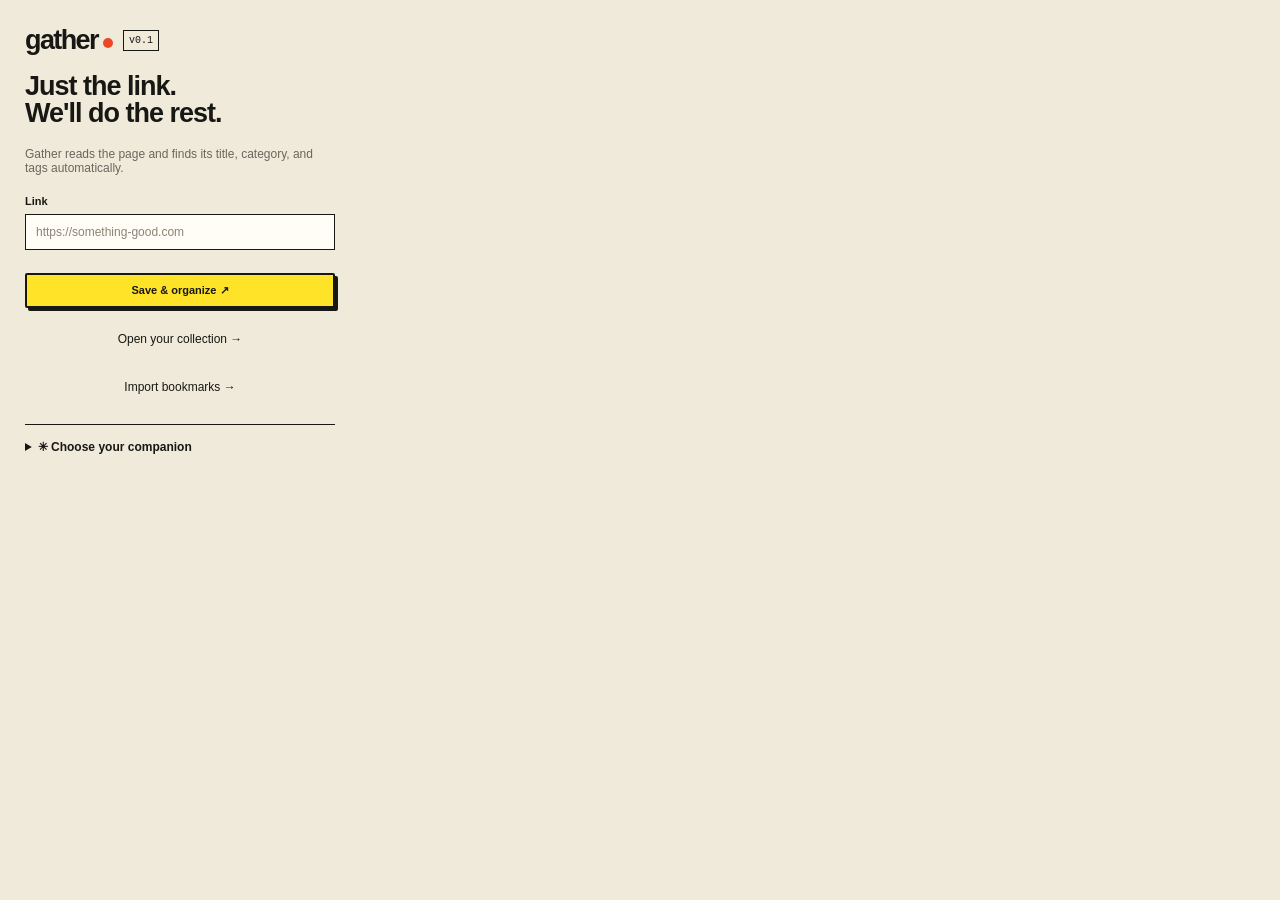
<file: popup.html>
<!doctype html><html lang="en"><head><meta charset="utf-8"><meta name="viewport" content="width=device-width,initial-scale=1"><title>Save to Gather v0.1</title><link rel="stylesheet" href="styles.css"></head><body class="popup-body"><div class="brand"><span class="brand-icon">g</span>gather<span class="release-version">v0.1</span></div><h2>Just the link.<br>We'll do the rest.</h2><p>Gather reads the page and finds its title, category, and tags automatically.</p><form id="capture-form"><label>Link<input type="url" id="capture-url" placeholder="https://something-good.com" required></label><p id="capture-message" role="status" aria-live="polite"></p><button class="primary" type="submit">Save & organize ↗</button></form><button id="open-library" class="utility">Open your collection →</button><button id="open-bookmarks" class="utility">Import bookmarks →</button><details class="popup-companion"><summary>✳ Choose your companion</summary><div id="companion-settings"></div></details><script src="storage.js"></script><script src="page-analysis.js"></script><script src="popup.js"></script><script src="companion-model.js"></script><script src="companion-ui.js"></script></body></html>
</file>
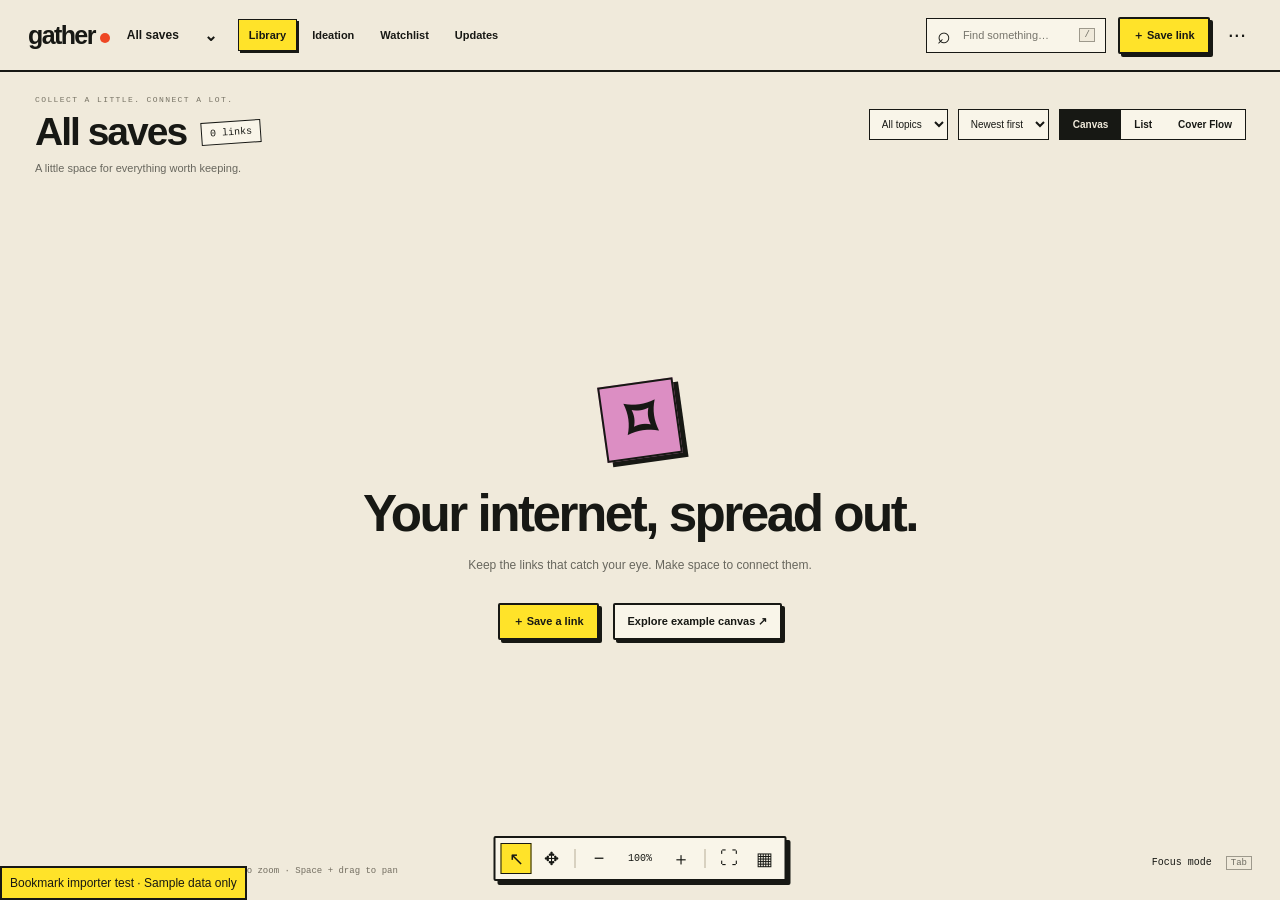
<file: tests/bookmark-ui-fixture.html>
<!doctype html>
<html lang="en"><head><base href="/"><meta charset="UTF-8"><meta name="viewport" content="width=device-width,initial-scale=1"><title>Gather — canvas</title><link rel="stylesheet" href="styles.css"></head><body><div style="position:fixed;bottom:0;left:0;z-index:100000;background:#ffe329;border:2px solid #171814;padding:8px;font:12px Arial">Bookmark importer test · Sample data only</div>
<header class="topbar"><a class="brand" href="index.html"><span class="brand-icon">g</span>gather<span class="beta">CANVAS</span></a><span class="header-divider"></span><button class="board-picker" id="workspace-toggle" aria-expanded="false">All saves <span>⌄</span></button><nav class="app-tabs" aria-label="Main navigation"><button class="active" data-section="library">Library</button><button data-section="ideation">Ideation</button><button data-section="watchlist">Watchlist</button><button data-section="updates">Updates <b id="updates-badge" hidden>0</b></button></nav><span class="save-indicator"><i></i> Saved locally</span><div class="header-right"><label class="search-box"><span>⌕</span><input id="search" type="search" placeholder="Find something…" aria-label="Search collection"><kbd>/</kbd></label><button class="primary" id="add-button">＋ <span>Save link</span></button><button class="icon-button" id="settings-toggle" aria-label="Collection settings" aria-expanded="false">···</button></div></header>
<aside id="library-reconnect" class="library-reconnect" role="alert" hidden><span><strong>Gather was reloaded.</strong> Reconnect this tab to see your saved links. Your collection stays in Chrome storage.</span><button class="primary" id="library-reload">Reconnect library ↻</button></aside>
<aside class="workspace-panel" id="workspace-panel" hidden><div class="panel-label">YOUR COLLECTION</div><nav><button class="nav-item" data-view="all">All saves <b id="all-count">0</b></button><button class="nav-item" data-view="inbox">Inbox <b id="inbox-count">0</b></button><button class="nav-item" data-view="favorites">Favorites <span>☆</span></button><button class="nav-item" data-view="boards">Project boards <span>↗</span></button></nav><div class="panel-label">WEBSITES</div><div id="category-nav"></div><div class="panel-label">PROJECT BOARDS <button data-action="new-board" aria-label="New board">＋</button></div><div id="board-nav"></div></aside>
<div id="settings-panel" class="settings-panel" hidden><button class="utility" id="bookmark-button">↧ Import Chrome bookmarks</button><button class="utility" id="companion-button">✳ Your companion</button><button class="utility" id="backup-button">↻ Backups</button><button class="utility" id="export-button">↥ Export library + screenshots</button><button class="utility" id="import-button">↧ Import collection</button><button class="utility" id="extension-help">↗ Set up Chrome extension</button><p>Private. Local. Yours.</p></div><input type="file" id="import-file" accept="application/json" hidden>
<main id="stage" aria-label="Link canvas"><div class="canvas-caption"><div class="caption-line"><span id="canvas-name">All saves</span><span id="results-count"></span></div><p id="canvas-subtitle">A little space for everything worth keeping.</p></div><div class="library-controls" id="library-controls"><select id="topic-filter" aria-label="Filter by topic"><option>All topics</option></select><select id="library-sort" aria-label="Sort saves"><option value="newest">Newest first</option><option value="oldest">Oldest first</option><option value="title">Title A–Z</option></select><label id="thumbnail-control" class="thumbnail-control" hidden>Thumbnails<select id="thumbnail-size" aria-label="List thumbnail size"><option value="small">Small</option><option value="medium">Medium</option><option value="large">Large</option></select></label><div class="mode-toggle"><button id="canvas-mode" class="active">Canvas</button><button id="list-mode">List</button><button id="cover-mode">Cover Flow</button></div></div><div id="world"></div><div id="library-list" hidden></div><section id="cover-flow" tabindex="0" aria-label="Cover Flow page previews" hidden></section><div id="workspace-page" hidden></div><div id="boards" hidden></div><div id="empty-state" hidden></div></main>
<aside id="inspector" hidden aria-label="Selected link details"></aside>
<div class="bottom-left"><span class="live-dot"></span><span id="stage-count">0 links</span><span class="bottom-separator">/</span><span id="interaction-hint">Drag to arrange · Scroll to zoom · Space + drag to pan</span></div>
<div class="canvas-toolbar"><button id="select-tool" class="tool active" title="Select and move (V)" aria-label="Select tool">↖</button><button id="pan-tool" class="tool" title="Pan canvas (H)" aria-label="Pan tool">✥</button><span class="toolbar-divider"></span><button id="zoom-out" class="tool" aria-label="Zoom out">−</button><button id="zoom-level" title="Reset zoom">100%</button><button id="zoom-in" class="tool" aria-label="Zoom in">＋</button><span class="toolbar-divider"></span><button id="fit-view" class="tool" title="Fit all (F)" aria-label="Fit all links">⛶</button><button id="arrange" class="tool" title="Arrange visible links" aria-label="Arrange links">▦</button></div>
<div class="bottom-right"><button id="focus-mode" class="quiet-button" title="Hide controls (Tab)">Focus mode <kbd>Tab</kbd></button></div>
<dialog id="snapshot-reader" class="snapshot-reader"><div class="snapshot-reader-heading"><h2 id="snapshot-reader-title">Page snapshot</h2><button class="icon-button" data-close="snapshot-reader" aria-label="Close snapshot">×</button></div><div class="snapshot-reader-tools"><button class="secondary" id="snapshot-zoom-out" aria-label="Zoom snapshot out">−</button><button class="secondary" id="snapshot-zoom-value" title="Read at original size">100%</button><button class="secondary" id="snapshot-zoom-in" aria-label="Zoom snapshot in">＋</button><button class="secondary" id="snapshot-fit">Fit snapshot</button><span>Zoom in to read; scroll to explore.</span></div><div id="snapshot-reader-frame" class="snapshot-reader-frame"><img id="snapshot-reader-image" alt="Saved page snapshot"></div></dialog><dialog id="workflow-dialog"><form id="workflow-form"><div class="modal-heading"><h2>Map an idea.</h2><button type="button" class="icon-button" data-close="workflow-dialog" aria-label="Close">×</button></div><label>Workflow name<input id="workflow-name" required maxlength="100" placeholder="Create a product video"></label><div class="modal-footer"><button class="primary">Create workflow ↗</button></div></form></dialog>
<dialog id="node-dialog"><form id="node-form"><div class="modal-heading"><h2 id="node-dialog-title">Give this step a purpose.</h2><button type="button" class="icon-button" data-close="node-dialog" aria-label="Close">×</button></div><input type="hidden" id="node-id"><label>Step name<input id="node-title" required maxlength="120" placeholder="Generate product shots"></label><label>What will you use it for?<textarea id="node-purpose" rows="3" maxlength="2000" placeholder="Use this model to turn the product brief into reference images."></textarea></label><div class="modal-footer"><button class="primary">Save step ↗</button></div></form></dialog>
<dialog id="edge-dialog"><form id="edge-form"><div class="modal-heading"><h2>Connect the steps.</h2><button type="button" class="icon-button" data-close="edge-dialog" aria-label="Close">×</button></div><label>From<select id="edge-from" required></select></label><label>To<select id="edge-to" required></select></label><label>What passes between them?<input id="edge-label" maxlength="100" placeholder="Reference images, script, video clips…"></label><p id="edge-error" role="status"></p><div class="modal-footer"><button class="primary">Connect →</button></div></form></dialog>
<dialog id="watch-dialog"><form id="watch-form"><div class="modal-heading"><h2>Keep an eye on it.</h2><button type="button" class="icon-button" data-close="watch-dialog" aria-label="Close">×</button></div><label>Page to watch<input id="watch-url" type="url" required placeholder="https://github.com/owner/model/releases"></label><label>Useful changes mention <span class="muted">(optional, comma separated)</span><input id="watch-keywords" maxlength="600" placeholder="video model, release, pricing"></label><label>Check every<select id="watch-interval"><option value="15">15 minutes</option><option value="60" selected>Hour</option><option value="360">6 hours</option><option value="1440">Day</option></select></label><p class="capture-hint">The first check establishes a baseline. Later content changes appear in Updates. Checks continue while the local Gather server is running.</p><p id="watch-error" role="status"></p><div class="modal-footer"><button class="primary">Start watching ↗</button></div></form></dialog>
<dialog id="board-add-dialog"><div class="modal-heading"><h2>Add to board</h2><button class="icon-button" data-close="board-add-dialog" aria-label="Close">×</button></div><div id="board-links" class="board-adder"></div></dialog>
<dialog id="save-dialog"><form id="save-form"><div class="modal-heading"><div><div class="eyebrow">ADD TO YOUR CORNER</div><h2 id="dialog-title">Save something good.</h2></div><button type="button" class="icon-button" data-close="save-dialog" aria-label="Close">×</button></div><input id="save-id" type="hidden"><label>Link<input id="save-url" type="url" required placeholder="https://something-worth-keeping.com"></label><div id="manual-fields" hidden><label>Title<input id="save-title" maxlength="160" placeholder="Give your find a name"></label><div class="form-columns"><label>General category<select id="save-category"></select></label><label>Status<select id="save-status"><option value="inbox">Inbox</option><option value="try">To try</option><option value="tried">Tried</option><option value="useful">Useful</option><option value="archived">Archived</option></select></label></div><label>Topic<input id="save-topic" maxlength="100" placeholder="Video generation, Image generation, Tutorials…"></label><label>Description<textarea id="save-description" rows="2" maxlength="1000" placeholder="What does it do?"></textarea></label><label>Why I saved this<textarea id="save-note" rows="2" maxlength="2000" placeholder="A little context for your future self…"></textarea></label><label>Tags <span class="muted">(comma separated)</span><input id="save-tags" placeholder="ai, inspiration, next project"></label><label>Source post <span class="muted">(optional)</span><input id="save-source" type="url" placeholder="Original Reddit or LinkedIn post URL"></label></div><p id="save-progress" class="capture-hint" role="status" aria-live="polite">Paste a link. Gather will read the page and organize it for you.</p><div class="modal-footer"><button type="button" class="secondary" data-close="save-dialog">Cancel</button><button class="primary" type="submit">Save & organize ↗</button></div></form></dialog>
<dialog id="bookmark-dialog" class="bookmark-dialog" aria-labelledby="bookmark-title"><div class="modal-heading"><div><div class="eyebrow">OLD FINDS. FRESH POSSIBILITIES.</div><h2 id="bookmark-title">Give your bookmarks<br>a second life.</h2></div><button class="icon-button" data-close="bookmark-dialog" aria-label="Close bookmark importer">×</button></div><p class="bookmark-intro">Bring your saved corners of the internet into Gather. Keep their folders, discover their topics, and give each link a proper preview.</p><p id="bookmark-browser-note" class="bookmark-browser-note" hidden>Open Gather through the Chrome extension to import your bookmarks. Reload the extension, then choose <strong>Import bookmarks</strong> in its popup. Your bookmarks stay in Chrome; Gather saves its own copy.</p><div class="bookmark-step"><span>01</span><div><h3>Pick your websites.</h3><p>Choose GitHub, Reddit, or any other site you want to rediscover.</p></div><button class="secondary" id="bookmark-load">Load Chrome bookmarks ↗</button></div><section id="bookmark-website-picker" hidden><div class="bookmark-website-heading"><label class="bookmark-all"><input type="checkbox" id="bookmark-sites-all" checked> All websites</label><input type="search" id="bookmark-site-search" aria-label="Find a bookmark website" placeholder="Find a website…"></div><div id="bookmark-websites" aria-label="Bookmark websites"></div><p class="capture-hint">Choose multiple sites, or click Only to import one website. Counts show unique links in the selected folders.</p></section><section id="bookmark-folder-picker" hidden><details><summary>Filter by bookmark folder <span class="muted">(optional)</span></summary><label class="bookmark-all"><input type="checkbox" id="bookmark-all" checked> All bookmark folders</label><div id="bookmark-folders"></div></details></section><div class="bookmark-step"><span>02</span><div><h3>Make them worth browsing.</h3><p>Links appear in your library first. Previews follow one page at a time.</p></div></div><label class="bookmark-capture-option"><input type="checkbox" id="bookmark-capture" checked><span><strong>Capture page snapshots & recognize topics</strong><small>Runs in an inactive background tab without changing your active page. Chrome may show a debugging notice while capturing. You can pause at any time.</small></span></label><div id="bookmark-summary" class="bookmark-summary"><div><strong>—</strong><span>new links</span></div><div><strong>—</strong><span>already saved</span></div><div><strong>—</strong><span>previews to capture</span></div></div><p id="bookmark-selection-note" class="capture-hint">Duplicates are combined. Existing snapshots are kept. Folder names become searchable tags.</p><section id="bookmark-progress" class="bookmark-progress" hidden><div class="eyebrow">YOUR CAPTURE QUEUE</div><h3 id="bookmark-progress-title"></h3><progress id="bookmark-progress-bar" max="1" value="0" aria-label="Bookmark snapshot progress"></progress><p id="bookmark-counts"></p><p id="bookmark-current"></p><div class="bookmark-queue-actions"><button class="secondary" id="bookmark-pause" hidden>Pause</button><button class="secondary" id="bookmark-resume" hidden>Resume</button><button class="secondary" id="bookmark-retry" hidden>Retry failed pages</button><button class="quiet-button" id="bookmark-stop" hidden>Stop queue</button></div><details id="bookmark-failures-section" hidden><summary>Pages needing review</summary><ul id="bookmark-failures"></ul></details></section><p id="bookmark-status" role="status" aria-live="polite"></p><div class="modal-footer"><button class="primary" id="bookmark-start" disabled>Import selected bookmarks ↗</button></div><p class="capture-hint">Login screens, blocked pages, redirects, and timeouts are left for review. Chrome bookmarks are never edited or deleted. If Chrome restarts, reopen this importer and choose Resume.</p></dialog>
<dialog id="companion-dialog" class="companion-dialog"><div class="modal-heading"><span class="eyebrow">YOUR COMPANION</span><button class="icon-button" data-close="companion-dialog" aria-label="Close companion settings">×</button></div><div id="companion-settings"></div></dialog>
<dialog id="backup-dialog" class="backup-dialog"><div class="modal-heading"><div><div class="eyebrow">KEEP YOUR FINDS SAFE</div><h2>Your backup corner.</h2></div><button class="icon-button" data-close="backup-dialog" aria-label="Close backups">×</button></div><p>Keep a copy of your links, snapshots, boards, and workflow maps in a folder you choose.</p><p id="backup-safety" class="backup-safety" role="status">Checking reinstall protection…</p><div id="backup-recovery" class="backup-recovery"></div><section class="backup-destination"><span class="eyebrow">BACKUP FOLDER</span><strong id="backup-folder">No folder selected</strong><button class="secondary" id="backup-choose">Choose folder ↗</button></section><label class="backup-switch"><input type="checkbox" id="backup-auto" checked> Back up automatically every 12 hours</label><div class="backup-times"><div><span>Last successful backup</span><strong id="backup-last">Not yet</strong></div><div><span>Next backup</span><strong id="backup-next">Choose a folder to start</strong></div></div><div class="backup-collection-heading"><h3>Connected collections</h3><button class="quiet-button" id="backup-connect">Connect this collection</button></div><ul id="backup-collections"><li>No collections connected yet.</li></ul><p class="capture-hint">Keep the local Gather server running for automatic backups. If the computer is asleep or the server is off, an overdue backup runs when it starts again. The Chrome extension syncs while Chrome is running; browser collections sync while their Gather tab is open. Backups use the latest synced copy.</p><details class="backup-restore"><summary>How to restore a backup</summary><p>Each dated backup folder contains a browser or Chrome collection JSON file. Use <strong>Import collection</strong> to restore it; links are merged with your existing collection. The folder also includes <strong>watch-state.json</strong>. To restore watches and updates, stop the server, replace the file with the same name in Gather’s <strong>.gather</strong> folder, then start the server again. Keep the existing file as a spare copy.</p></details><p id="backup-status" role="status" aria-live="polite"></p><div class="modal-footer"><button class="primary" id="backup-run" disabled>Back up now ↗</button></div></dialog>
<dialog id="help-dialog"><div class="modal-heading"><h2>Keep a good find, in one click.</h2><button class="icon-button" data-close="help-dialog" aria-label="Close">×</button></div><ol class="help-steps"><li>Open <strong>chrome://extensions</strong> in Chrome.</li><li>Enable <strong>Developer mode</strong>, then choose <strong>Load unpacked</strong>.</li><li>Select <strong>NewsGrabber\extension</strong>, the prepared Chrome folder, rather than the project root.</li><li>Pin Gather. Press Alt+Shift+S on a page to capture a screenshot and organize it. You can change the shortcut in chrome://extensions/shortcuts.</li></ol><p class="help-note">After updating the source, run build-extension.ps1 again before reloading the extension. Open your collection from the extension to see extension saves. Browser preview and extension storage are separate; use Export and Import to move your collection between them.</p></dialog>
<dialog id="board-dialog"><form id="board-form"><div class="modal-heading"><h2>A home for your next idea.</h2><button type="button" class="icon-button" data-close="board-dialog" aria-label="Close">×</button></div><label>Board name<input id="board-name" required maxlength="80" placeholder="My next big project"></label><div class="modal-footer"><button class="primary" type="submit">Create board</button></div></form></dialog>
<dialog id="confirm-dialog"><form id="confirm-form"><h2 id="confirm-title">Delete this save?</h2><p>This removes it from your collection and project boards.</p><div class="modal-footer"><button type="button" class="secondary" data-close="confirm-dialog">Cancel</button><button class="primary danger" type="submit">Delete</button></div></form></dialog><div id="toast" role="status"></div><script src="tests/bookmark-ui-fixture.js"></script><script src="storage.js"></script><script src="archive.js"></script><script src="backup-client.js"></script><script src="page-analysis.js"></script><script src="bookmark-model.js"></script><script src="bookmark-background.js"></script><script src="workflow-model.js"></script><script src="library-search.js"></script><script src="snapshot-viewer.js"></script><script src="cover-flow.js"></script><script src="workspace.js"></script><script src="app.js"></script><script src="backup-ui.js"></script><script src="companion-model.js"></script><script src="companion-ui.js"></script><script src="bookmark-model.js"></script><script src="bookmark-permissions.js"></script><script src="bookmark-ui.js"></script>
</body></html>
</file>
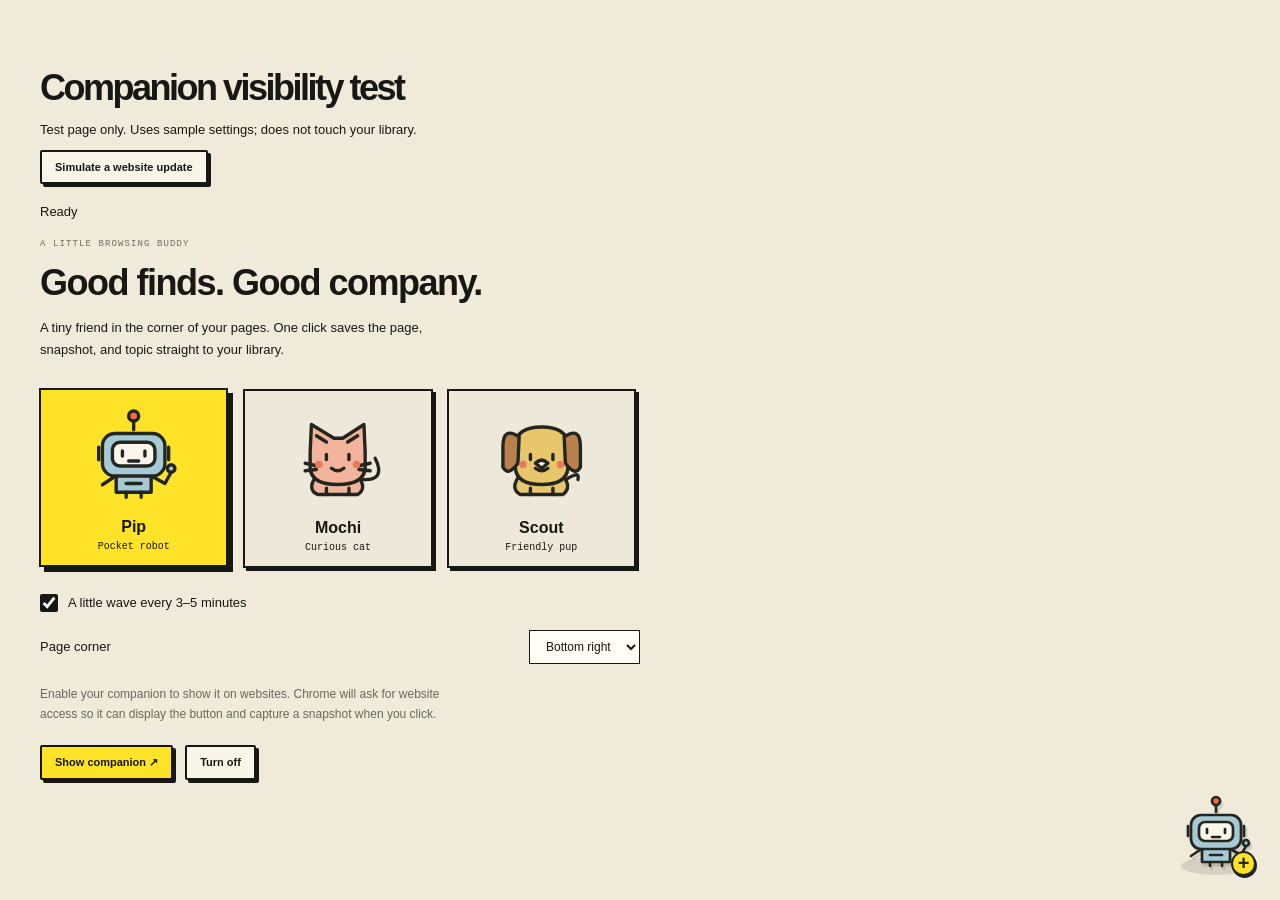
<file: tests/companion-lifecycle-fixture.html>
<!doctype html><html lang="en"><meta charset="utf-8"><title>Companion visibility test</title><link rel="stylesheet" href="/styles.css"><style>body{overflow:auto;padding:40px;max-width:850px}#companion-settings{max-width:600px}h1{font-size:36px}#test-result{margin:20px 0}</style><h1>Companion visibility test</h1><p>Test page only. Uses sample settings; does not touch your library.</p><button class="secondary" id="replace-page">Simulate a website update</button><p id="test-result" role="status">Ready</p><div id="companion-settings"></div><script src="/tests/companion-lifecycle-fixture.js"></script><script src="/companion-model.js"></script><script src="/companion-content.js"></script><script src="/companion-ui.js"></script></html>
</file>
<file: styles.css>
/* Gather / paper, ink, and a few very good finds. */
:root{color-scheme:light;--paper:#f0eadb;--panel:#f9f5e9;--ink:#171814;--muted:#68675e;--line:#b5afa0;--orange:#ee4724;--yellow:#ffe329;--teal:#00a99b;--pink:#dc8ec3;--bg:var(--paper);--text:var(--ink);--accent:var(--orange)}
*{box-sizing:border-box}body{margin:0;overflow:hidden;background:var(--paper);color:var(--ink);font:13px Arial,Helvetica,sans-serif}button,input,select,textarea{font:inherit}button{cursor:pointer;color:inherit}a{color:inherit;text-decoration:none}button,a,input{-webkit-tap-highlight-color:transparent}button:disabled{opacity:.35;cursor:default}button:focus-visible,a:focus-visible,[tabindex]:focus-visible{outline:3px solid var(--orange);outline-offset:4px}input:focus-visible,textarea:focus-visible,select:focus-visible{outline:3px solid var(--teal);outline-offset:2px}[hidden]{display:none!important}
/* Small, persistent controls leave the rest of the window to the canvas. */
.topbar{height:72px;padding:0 28px;display:flex;align-items:center;gap:25px;background:var(--paper);border-bottom:2px solid var(--ink);position:relative;z-index:20}.brand{font-weight:900;font-size:25px;letter-spacing:-1.6px;display:flex;align-items:center;gap:0}.brand-icon{font-size:0;width:10px;height:10px;background:var(--orange);border-radius:50%;order:2;margin:5px 0 0 5px}.beta{font:9px 'Courier New',monospace;letter-spacing:1.1px;order:3;margin-left:12px;border:1px solid var(--ink);padding:4px 5px}.header-divider{height:23px;width:1px;background:var(--ink)}.board-picker{display:flex;align-items:center;gap:25px;font-size:12px;font-weight:700;border:0;background:transparent;padding:8px 0}.board-picker>span{font-size:16px}.save-indicator{font:10px 'Courier New',monospace;display:flex;gap:7px;align-items:center;color:var(--muted)}.save-indicator i,.live-dot{height:6px;width:6px;background:var(--teal);border-radius:50%;display:inline-block}.header-right{margin-left:auto;display:flex;align-items:center;gap:15px}.search-box{display:flex;align-items:center;gap:10px;background:var(--panel);border:1px solid var(--ink);height:35px;padding:0 10px;width:230px}.search-box>span{font-size:23px;line-height:1}.search-box input{width:100%;min-width:0;border:0;outline:none;background:transparent;color:var(--ink);font-size:11px}.search-box:focus-within{outline:2px solid var(--teal);outline-offset:2px}.search-box input:focus-visible{outline:none}.search-box input::placeholder{color:#76746b}kbd{border:1px solid #9d998c;padding:1px 4px;font:9px 'Courier New',monospace;color:#6d6b61;line-height:1.2;background:var(--paper)}.primary,.secondary{border:2px solid var(--ink);border-radius:2px;padding:9px 13px;font-size:11px;font-weight:800;box-shadow:3px 3px 0 var(--ink);white-space:nowrap;transition:transform .12s,box-shadow .12s}.primary{background:var(--yellow);color:var(--ink)}.secondary{background:var(--panel);color:var(--ink)}.primary:hover,.secondary:hover{transform:translate(-1px,-1px);box-shadow:4px 4px 0 var(--ink)}.primary:active,.secondary:active{transform:translate(2px,2px);box-shadow:1px 1px 0 var(--ink)}.icon-button{border:0;background:transparent;padding:4px 6px;font-size:22px;color:var(--ink)}
.workspace-panel,.settings-panel{position:absolute;top:63px;z-index:30;background:var(--panel);border:2px solid var(--ink);border-radius:2px;box-shadow:6px 6px 0 var(--ink);padding:14px;width:255px;max-height:calc(100dvh - 88px);overflow:auto}.workspace-panel{left:230px}.settings-panel{right:25px;width:235px}.panel-label{font:700 9px 'Courier New',monospace;letter-spacing:1.2px;display:flex;align-items:center;justify-content:space-between;padding:12px 8px;color:#6f6c60}.panel-label button{background:var(--yellow);border:1px solid var(--ink);font-size:17px;line-height:1;width:21px;height:21px}.nav-item{display:flex;align-items:center;justify-content:space-between;width:100%;border:0;border-radius:0;background:transparent;padding:10px 8px;font-size:12px;text-align:left}.nav-item:hover{background:#e8e0ce}.nav-item.active{background:var(--yellow);font-weight:800}.nav-item b,.nav-item small{font:10px 'Courier New',monospace}.nav-item>span>i{width:7px;height:7px;border-radius:50%;display:inline-block;margin-right:10px;border:1px solid #17181440}.panel-note{color:var(--muted);font-size:11px;margin:9px}.utility{display:block;width:100%;border:0;background:transparent;text-align:left;font-size:12px;padding:10px}.utility:hover{background:var(--yellow)}.settings-panel p{border-top:1px solid var(--ink);margin:10px 8px 0;padding-top:15px;font:9px 'Courier New',monospace;color:var(--muted)}
/* The canvas remains fully freeform; styling never changes saved positions. */
#stage{height:calc(100dvh - 72px);position:relative;overflow:hidden;touch-action:none;background-color:var(--paper);background-image:radial-gradient(#bfb7a4 .65px,transparent .65px);background-size:24px 24px}#world{position:absolute;left:0;top:0;width:0;height:0;transform-origin:0 0;will-change:transform}.canvas-caption{position:absolute;left:35px;top:23px;z-index:2;pointer-events:none}.caption-line{display:flex;align-items:center;gap:15px}.caption-line>span:first-child{font-size:39px;font-weight:900;letter-spacing:-2px;line-height:1.08}.caption-line>span:last-child{font:10px 'Courier New',monospace;border:1px solid var(--ink);padding:5px 8px;background:var(--panel);transform:rotate(-4deg)}.canvas-caption p{font-size:11px;color:var(--muted);margin-top:9px}.canvas-caption:before{content:'COLLECT A LITTLE. CONNECT A LOT.';display:block;font:8px 'Courier New',monospace;letter-spacing:1.4px;margin-bottom:7px;color:#777365}#board-controls{display:flex;align-items:center;gap:12px;pointer-events:auto}.quiet-button{border:0;background:transparent;color:var(--muted);padding:7px 0;font-size:11px}.quiet-button:hover{color:var(--orange)}
/* Local, category-based poster artwork — never a claim to be a site screenshot. */
.canvas-card{position:absolute;border:2px solid var(--ink);border-radius:1px;background:var(--panel);box-shadow:5px 5px 0 var(--ink);touch-action:none;user-select:none;cursor:default;container-type:inline-size;transition:box-shadow .12s}.canvas-card:hover{box-shadow:7px 7px 0 var(--ink)}.canvas-card.selected{outline:3px solid var(--orange);outline-offset:5px;z-index:4}.canvas-card.moving{z-index:8;box-shadow:10px 10px 0 #171814b0;cursor:grabbing}.tile-preview{aspect-ratio:1.6;background:var(--tile-bg);color:var(--tile-accent);position:relative;overflow:hidden;cursor:grab}.poster-topline{position:absolute;left:13px;right:13px;top:10px;border-bottom:1px solid #17181465;padding-bottom:7px;display:flex;align-items:center;justify-content:space-between;font:8px 'Courier New',monospace;letter-spacing:.1px}.preview-domain{max-width:80%;overflow:hidden;text-overflow:ellipsis;white-space:nowrap}.poster-number{font-weight:700}.preview-art{height:100%;padding:39px 14px 34px;position:relative;overflow:hidden}.preview-art strong{position:relative;display:-webkit-box;-webkit-box-orient:vertical;-webkit-line-clamp:3;overflow:hidden;max-width:73%;font-size:clamp(23px,10.7cqw,66px);font-weight:900;line-height:.94;letter-spacing:-.055em;overflow-wrap:anywhere;z-index:2}.poster-symbol{position:absolute;right:6px;bottom:22px;width:39%;height:auto;fill:currentColor;transform:rotate(-8deg);opacity:.95}.preview-type{position:absolute;bottom:10px;left:13px;font:700 7px 'Courier New',monospace;letter-spacing:.8px;text-transform:uppercase;padding:4px 7px;border:1px solid var(--ink);background:var(--paper);border-radius:15px;z-index:3}.tile-favorite{position:absolute;right:9px;top:8px;transform:translateY(28px);border:1px solid var(--ink);border-radius:50%;background:var(--paper);color:var(--ink);font-size:17px;width:27px;height:27px;padding:0;opacity:0;z-index:4}.canvas-card:hover .tile-favorite,.tile-favorite.is-favorite,.tile-favorite:focus-visible{opacity:1}.tile-favorite.is-favorite{background:var(--yellow)}.tile-caption{display:flex;align-items:center;justify-content:space-between;gap:12px;border-top:2px solid var(--ink);background:var(--panel);padding:11px 12px}.tile-caption>div{min-width:0}.tile-title{font-size:10px;line-height:1.45;display:-webkit-box;-webkit-line-clamp:1;-webkit-box-orient:vertical;overflow:hidden;color:#49483f}.tile-host{display:block;margin-top:4px;font:8px 'Courier New',monospace;color:#858070}.open-link{background:var(--ink);color:var(--paper);width:26px;height:26px;border:1px solid var(--ink);display:flex;align-items:center;justify-content:center;font-size:19px;flex-shrink:0}.open-link:hover{background:var(--orange);color:var(--ink)}.resize-handle{position:absolute;width:12px;height:12px;bottom:-6px;right:-6px;border:2px solid var(--ink);background:var(--orange);padding:0;cursor:nwse-resize;opacity:0;z-index:9}.selected .resize-handle,.resize-handle:focus-visible{opacity:1}.pan-mode,.pan-mode .tile-preview{cursor:grab}.panning,.panning *{cursor:grabbing!important}
/* A selected find reads like a small index card. */
#inspector{position:absolute;right:23px;top:95px;width:290px;border:2px solid var(--ink);background:var(--panel);border-radius:1px;box-shadow:6px 6px 0 var(--ink);padding:20px;z-index:10;max-height:calc(100dvh - 180px);overflow:auto}.inspector-head{display:flex;align-items:center;justify-content:space-between;font:9px 'Courier New',monospace;letter-spacing:1px;margin:-5px -5px 20px 0;border-bottom:1px solid var(--ink);padding-bottom:8px}.detail-category{display:inline-block;font:700 9px 'Courier New',monospace;border:1px solid var(--ink);padding:5px 8px;background:var(--yellow);text-transform:uppercase}h2{font-size:27px;line-height:1;font-weight:900;letter-spacing:-1px;margin:17px 0 10px;overflow-wrap:anywhere}.detail-url{font:10px 'Courier New',monospace;color:var(--muted);overflow-wrap:anywhere;text-decoration:underline;text-underline-offset:3px}.detail-description{font-size:12px;line-height:1.7;color:#535046;margin:20px 0 25px}.detail-label{font:700 9px 'Courier New',monospace;letter-spacing:1px;color:#706a5b}.detail-note{font-size:12px;line-height:1.7;white-space:pre-wrap;overflow-wrap:anywhere;border-left:3px solid var(--orange);padding-left:12px}.detail-tags{display:flex;gap:5px;flex-wrap:wrap;margin:18px 0}.detail-tags span{border:1px solid var(--ink);border-radius:15px;padding:4px 8px;font:9px 'Courier New',monospace}.detail-meta{border-top:1px solid var(--ink);display:flex;justify-content:space-between;padding:15px 0;font:10px 'Courier New',monospace;color:var(--muted)}.detail-meta strong{color:var(--ink)}.detail-actions{display:flex;flex-direction:column;align-items:stretch;gap:8px;margin-top:20px}.delete-link{color:#a13522;font-size:10px}
.bottom-left,.bottom-right{position:absolute;bottom:24px;z-index:8;display:flex;align-items:center;gap:10px;font:9px 'Courier New',monospace;color:#736e61}.bottom-left{left:28px;pointer-events:none}.bottom-right{right:28px}.bottom-left .live-dot{height:5px;width:5px;background:var(--orange)}.bottom-separator{color:#aaa18e}.bottom-right button{font:10px 'Courier New',monospace;color:var(--ink)}.bottom-right kbd{margin-left:8px}.canvas-toolbar{position:absolute;bottom:19px;left:50%;transform:translateX(-50%);display:flex;align-items:center;gap:4px;background:var(--panel);border:2px solid var(--ink);border-radius:2px;box-shadow:4px 4px 0 var(--ink);padding:5px;z-index:15}.tool{width:31px;height:31px;padding:0;border:1px solid transparent;background:transparent;color:var(--ink);font-size:18px;display:flex;align-items:center;justify-content:center}.tool:hover{background:#e3dac4}.tool.active{border-color:var(--ink);background:var(--yellow)}.toolbar-divider{height:19px;width:1px;background:#b7ad97;margin:0 4px}#zoom-level{border:0;background:transparent;font:10px 'Courier New',monospace;color:var(--ink);width:43px;text-align:center}.focus-mode .topbar,.focus-mode .canvas-caption,.focus-mode .bottom-left,.focus-mode .bottom-right,.focus-mode .canvas-toolbar,.focus-mode #inspector,.focus-mode .workspace-panel,.focus-mode .settings-panel{display:none}.focus-mode #stage{height:100dvh}.focus-mode:after{content:'FOCUS MODE / TAB OR ESC TO EXIT';position:fixed;bottom:18px;right:24px;color:#736e61;font:9px 'Courier New',monospace;pointer-events:none}
#empty-state{position:absolute;top:53%;left:50%;transform:translate(-50%,-50%);text-align:center;max-width:630px;width:90%}.empty-mark{display:inline-flex;width:76px;height:76px;align-items:center;justify-content:center;border:2px solid var(--ink);box-shadow:5px 5px 0 var(--ink);background:var(--pink);font-size:55px;font-weight:900;transform:rotate(-8deg)}h1{font-size:clamp(30px,4vw,52px);font-weight:900;letter-spacing:-2.5px;line-height:1;margin:30px 0 16px}#empty-state p,.board-empty p{font-size:12px;line-height:1.8;color:var(--muted)}.empty-actions{display:flex;justify-content:center;gap:14px;margin-top:26px}#boards{position:absolute;top:140px;bottom:80px;left:36px;right:36px;overflow:auto;padding:0 8px 12px 0}.board-list-heading{display:flex;justify-content:flex-end;margin-bottom:28px}.board-grid{display:grid;grid-template-columns:repeat(auto-fill,minmax(230px,290px));gap:25px}.board-tile{border:2px solid var(--ink);background:var(--panel);border-radius:1px;box-shadow:5px 5px 0 var(--ink);padding:0;text-align:left}.board-tile:hover{box-shadow:7px 7px 0 var(--ink)}.board-tile h2{font-size:20px;letter-spacing:-.7px;margin:15px}.board-tile p{font:10px 'Courier New',monospace;margin:0 15px 17px;display:flex;justify-content:space-between}.board-miniature{height:150px;background:#ded8c8;position:relative;overflow:hidden;border-bottom:2px solid var(--ink)}.board-miniature span{display:block;position:absolute;width:78px;height:59px;left:38px;top:24px;background:var(--orange);border:2px solid var(--ink);box-shadow:3px 3px 0 var(--ink);transform:rotate(-7deg)}.board-miniature span:nth-child(2){left:128px;top:40px;background:var(--pink);transform:rotate(8deg)}.board-miniature span:nth-child(3){left:76px;top:86px;background:var(--yellow);transform:rotate(-3deg)}.board-empty{text-align:center;margin:80px 0}.board-adder{display:flex;gap:12px;margin-top:24px}.board-adder select{flex:1;min-width:0}
/* Forms share the same paper-and-ink language, including extension capture. */
dialog{border:2px solid var(--ink);border-radius:2px;background:var(--panel);color:var(--ink);box-shadow:8px 8px 0 var(--ink);width:min(520px,calc(100vw - 34px));padding:26px;max-height:88dvh}dialog::backdrop{background:#17181475}.modal-heading{display:flex;align-items:flex-start;justify-content:space-between;gap:15px}.modal-heading h2{font-size:28px;margin-top:0}.eyebrow{font:9px 'Courier New',monospace;letter-spacing:1.1px;color:#716b5e;margin-bottom:10px}.modal-footer{display:flex;justify-content:flex-end;gap:13px;margin-top:24px}form label{display:flex;flex-direction:column;gap:7px;font-size:11px;font-weight:700;margin-top:14px}form input,form textarea,form select,select{width:100%;padding:10px;border:1px solid var(--ink);border-radius:0;background:#fffdf5;color:var(--ink);font-size:12px}input::placeholder,textarea::placeholder{color:#8a8476;font-weight:400}textarea{resize:vertical}.form-columns{display:grid;grid-template-columns:1fr 1fr;gap:14px}.muted{font-weight:400;color:#827a68}.help-steps{padding-left:20px;font-size:12px;line-height:2}.help-note{background:var(--paper);border-left:3px solid var(--orange);padding:14px;font-size:12px;line-height:1.8;color:#6f6757}#toast{position:fixed;bottom:80px;left:50%;transform:translate(-50%,20px);opacity:0;pointer-events:none;transition:.15s;background:var(--yellow);border:2px solid var(--ink);box-shadow:4px 4px 0 var(--ink);color:var(--ink);padding:12px 20px;font:11px 'Courier New',monospace;z-index:40;max-width:90vw}#toast.visible{opacity:1;transform:translate(-50%,0)}.danger{background:var(--orange)}.popup-body{width:360px;padding:25px;overflow:auto;background:var(--paper)}.popup-body>.brand{font-size:27px}.popup-body>p{font-size:12px;color:var(--muted);margin:20px 0}.popup-body .primary{width:100%;margin-top:12px}.popup-body .utility{margin:14px auto 0;text-align:center}#capture-message{font-size:11px;line-height:1.6}.brand-dot{color:var(--orange)}
@media(max-width:1100px){.save-indicator,.beta{display:none}.topbar{gap:18px;padding:0 20px}.workspace-panel{left:160px}.search-box{width:190px}#interaction-hint,.bottom-separator{display:none}.bottom-right{display:none}#inspector{width:270px;right:18px}}
@media(max-width:650px){.topbar{height:62px;padding:0 12px;gap:15px}.brand{font-size:23px}.header-divider{display:none}.brand-icon{width:7px;height:7px;margin-left:3px}.board-picker{font-size:10px;gap:7px;max-width:105px;white-space:nowrap;overflow:hidden}.header-right{gap:9px}.search-box{width:25px;border:0;padding:0;background:transparent}.search-box input{width:0;padding:0}.search-box:focus-within{position:absolute;left:12px;right:100px;width:auto;background:var(--panel);border:1px solid var(--ink);padding:0 10px;z-index:3}.search-box:focus-within input{width:100%}.search-box kbd{display:none}.header-right .primary{padding:5px 8px;font-size:17px}.header-right .primary span{display:none}#stage{height:calc(100dvh - 62px)}.canvas-caption{top:22px;left:22px}.canvas-caption:before{font-size:7px;letter-spacing:1px}.caption-line>span:first-child{font-size:32px;letter-spacing:-1.5px}.workspace-panel{left:15px;top:55px}.canvas-toolbar{bottom:19px;gap:2px}.bottom-left{left:21px;bottom:76px;font-size:8px}#inspector{width:calc(100vw - 34px);right:17px;top:auto;bottom:77px;max-height:45dvh}.inspector-head{margin-bottom:12px}.detail-description{margin:12px 0}.detail-actions{display:grid;grid-template-columns:1fr 1fr}.detail-note{font-size:11px}.empty-actions{flex-wrap:wrap}#boards{left:23px;right:20px}.caption-line{gap:10px}.caption-line>span:last-child{font-size:9px}}
@media(prefers-reduced-motion:reduce){*{transition:none!important}}
.capture-hint{font-size:12px;line-height:1.7;color:#68675e;margin:20px 0 5px;max-width:420px}.analysis-notice{font-size:11px;line-height:1.7;background:#ffe32955;border:1px solid #b5afa0;padding:10px;margin:0 0 20px}.analysis-credit{font:9px 'Courier New',monospace;color:#68675e;margin:0 0 20px}#manual-fields[hidden]{display:none!important}#save-dialog[aria-busy=true] input{pointer-events:none;opacity:.7}
/* Library / Ideation / Watchlist */
.topbar{gap:17px}.topbar .save-indicator{display:none}.topbar .beta{display:none}.app-tabs{display:flex;align-items:center;gap:4px;margin-left:4px}.app-tabs button{padding:9px 10px;border:1px solid transparent;background:transparent;font-size:11px;font-weight:700;white-space:nowrap}.app-tabs button.active{border-color:var(--ink);background:var(--yellow);box-shadow:2px 2px 0 var(--ink)}.app-tabs b{font-size:8px;border-radius:50%;background:var(--orange);padding:2px 5px;margin-left:3px}.header-right{gap:12px}.search-box{width:180px}.header-divider{display:none}.library-controls{position:absolute;right:34px;top:37px;display:flex;align-items:center;gap:10px;z-index:3}.library-controls select{width:auto;font-size:10px;padding:8px;background:var(--panel);max-width:170px}.mode-toggle{display:flex;border:1px solid var(--ink);background:var(--panel)}.mode-toggle button{background:transparent;border:0;padding:9px 13px;font-size:10px;font-weight:700}.mode-toggle .active{background:var(--ink);color:var(--paper)}.source-label{font:700 9px 'Courier New',monospace;border:1px solid var(--ink);padding:4px 7px;display:inline-block;background:var(--yellow)}#library-list{position:absolute;top:135px;bottom:85px;left:35px;right:35px;overflow:auto;padding-right:8px}.saves-table{width:100%;border-collapse:collapse;background:var(--panel);border:1px solid var(--ink);font-size:11px}.saves-table th{text-align:left;font:700 9px 'Courier New',monospace;letter-spacing:1px;padding:14px;border-bottom:2px solid var(--ink);background:var(--paper);white-space:nowrap}.saves-table td{padding:14px;border-bottom:1px solid #c7beaa;max-width:480px}.saves-table td>small{display:block;margin-top:6px;font:9px 'Courier New',monospace;color:var(--muted)}.saves-table tr:hover{background:#ebe2cb}.list-entry{padding:0;border:0;background:none;display:flex;align-items:center;gap:14px;text-align:left;width:100%;color:var(--ink)}.list-entry img{width:65px;height:44px;object-fit:cover;border:1px solid var(--ink)}.list-initial{width:44px;height:44px;flex-shrink:0;border:1px solid var(--ink);background:var(--pink);font-size:23px;font-weight:900;display:flex;align-items:center;justify-content:center}.list-entry strong{font-size:12px;display:-webkit-box;-webkit-line-clamp:2;-webkit-box-orient:vertical;overflow:hidden}.list-entry small{display:block;color:var(--muted);font-size:10px;margin-top:6px;max-width:420px;white-space:nowrap;overflow:hidden;text-overflow:ellipsis}.saves-table td:last-child a{font-size:20px}.capture-thumbnail{position:absolute;inset:0;width:100%;height:100%;object-fit:cover;object-position:top}.preview-art.has-capture{padding:0}.has-capture strong,.has-capture svg{display:none}.tile-preview:has(.capture-thumbnail) .poster-topline{background:var(--paper);padding:6px;top:0;left:0;right:0}.tile-preview:has(.capture-thumbnail) .preview-type{max-width:90%;white-space:nowrap;overflow:hidden;text-overflow:ellipsis}
.workspace-stage{touch-action:auto!important;background-image:none!important}#workspace-page{height:100%;overflow:auto;padding:40px 35px 65px}.workspace-heading{display:flex;justify-content:space-between;gap:25px;align-items:center;margin-bottom:32px}.workspace-heading h1{margin:13px 0 15px;font-size:42px}.workspace-heading p{font-size:12px;color:var(--muted);line-height:1.8;margin:0}.workspace-empty{text-align:center;margin:70px auto;max-width:600px;border:1px dashed #a79c83;padding:40px}.workspace-empty h2{font-size:27px}.workspace-empty p{font-size:12px;line-height:1.9;color:var(--muted);margin:18px 0 25px}.workflow-grid{display:grid;grid-template-columns:repeat(auto-fill,minmax(250px,310px));gap:27px}.workflow-tile{border:2px solid var(--ink);background:var(--panel);text-align:left;padding:0;box-shadow:5px 5px 0 var(--ink)}.workflow-tile-art{height:150px;background:var(--pink);display:flex;align-items:center;justify-content:center;gap:9px;border-bottom:2px solid var(--ink)}.workflow-tile-art i{height:42px;width:48px;background:var(--yellow);border:2px solid var(--ink);box-shadow:3px 3px 0 var(--ink)}.workflow-tile-art i:last-child{background:var(--teal)}.workflow-tile-art span{font-size:23px}.workflow-tile h2{font-size:21px;margin:19px 18px 12px}.workflow-tile p{display:flex;justify-content:space-between;font:10px 'Courier New',monospace;margin:0 18px 20px}.flow-heading{display:flex;align-items:center;justify-content:space-between;gap:20px;margin:-15px 0 23px}.flow-heading h2{font-size:30px;margin:7px 0 10px}.flow-heading p{font:10px 'Courier New',monospace;color:var(--muted);margin:0}.flow-actions{display:flex;align-items:center;gap:15px}.flow-layout{display:grid;grid-template-columns:235px minmax(0,1fr);height:calc(100dvh - 300px);min-height:420px;border:2px solid var(--ink);background:var(--panel);box-shadow:5px 5px 0 var(--ink)}.flow-library{overflow:auto;border-right:2px solid var(--ink);background:var(--panel);padding:12px}.drawer-search input{width:100%;min-width:0;background:var(--paper);border:1px solid var(--ink);padding:9px;font-size:10px;margin-bottom:15px}.drawer-item{position:relative;display:block;width:100%;background:transparent;border:0;border-bottom:1px solid #c9bfa9;padding:12px 17px 12px 0;text-align:left}.drawer-item strong{display:block;font-size:11px;line-height:1.5}.drawer-item small{display:block;font:8px 'Courier New',monospace;color:var(--muted);margin-top:7px}.drawer-item>span{position:absolute;right:0;top:13px}.drawer-item:hover{background:#eee4cc}.flow-viewport{overflow:auto;background:var(--paper);background-image:radial-gradient(#b5aa93 .7px,transparent .7px);background-size:20px 20px}.flow-world{width:2800px;height:1900px;position:relative}#flow-lines{position:absolute;inset:0;pointer-events:none}.flow-node{position:absolute;width:270px;background:var(--panel);border:2px solid var(--ink);box-shadow:4px 4px 0 var(--ink);padding:0 16px 13px;touch-action:none;user-select:none;z-index:2}.flow-node.moving{z-index:4}.node-handle{display:flex;justify-content:space-between;align-items:center;background:var(--yellow);border-bottom:2px solid var(--ink);margin:0 -16px 15px;padding:8px 12px;cursor:grab;font:9px 'Courier New',monospace}.flow-node h3{font-size:18px;letter-spacing:-.6px;line-height:1.1;margin:0 0 12px;overflow-wrap:anywhere}.flow-node p{font-size:11px;line-height:1.7;color:#625b4e;white-space:pre-wrap;overflow-wrap:anywhere;max-height:100px;overflow:auto}.flow-node>a{display:block;font:9px 'Courier New',monospace;text-decoration:underline;white-space:nowrap;overflow:hidden;text-overflow:ellipsis;margin:12px 0}.node-actions{display:flex;justify-content:space-between;align-items:center;border-top:1px solid #b9ae96;padding-top:10px}.node-actions button{border:0;background:none;font-size:10px;padding:3px;color:var(--muted)}.edge-label{font:11px 'Courier New',monospace;fill:var(--ink);paint-order:stroke;stroke:var(--paper);stroke-width:7px;stroke-linejoin:round}.flow-empty{position:absolute;left:80px;top:100px;width:350px;color:#8b806a}.flow-empty p{font-size:12px}.connection-list{display:flex;gap:15px;flex-wrap:wrap;margin-top:24px;font:9px 'Courier New',monospace;line-height:1.8}.connection-list>span{border:1px solid #b9ae97;padding:4px 8px;background:var(--panel)}.connection-list button{margin-left:8px;border:0;background:none;font-size:13px}.service-banner{display:flex;align-items:center;gap:16px;background:#f1b7a3;border:1px solid var(--ink);padding:16px;margin:20px 0 30px;font-size:11px;line-height:1.8}.service-banner>span{flex:1}.service-note{border-top:1px solid #b9ae96;border-bottom:1px solid #b9ae96;padding:13px 0;margin:0 0 25px;font:10px 'Courier New',monospace;line-height:1.8}.service-note i{width:6px;height:6px;border-radius:50%;background:var(--teal);display:inline-block;margin-right:7px}.watch-list{display:grid;grid-template-columns:repeat(auto-fill,minmax(320px,1fr));gap:23px}.watch-card,.update-card{border:2px solid var(--ink);box-shadow:4px 4px 0 var(--ink);background:var(--panel);padding:21px}.watch-card-top{display:flex;align-items:center;justify-content:space-between;gap:15px}.watch-status{font:9px 'Courier New',monospace;color:#376857}.watch-status.paused{color:#8b725d}.watch-card h2,.update-card h2{font-size:23px;line-height:1.1;margin:19px 0 13px}.watch-card>a{font:9px 'Courier New',monospace;overflow-wrap:anywhere;text-decoration:underline}.watch-card p,.update-card p{font-size:12px;line-height:1.9;overflow-wrap:anywhere}.watch-times{display:flex;flex-direction:column;gap:6px;font:9px 'Courier New',monospace;color:var(--muted);border-top:1px solid #c5b99e;padding-top:15px;margin-top:15px}.watch-actions{display:flex;gap:15px;align-items:center;margin-top:23px;flex-wrap:wrap}.watch-error,#watch-error,#edge-error{font-size:11px;color:#a13522;line-height:1.8}.updates-list{max-width:1000px;display:flex;flex-direction:column;gap:24px}.update-card.read{box-shadow:none;border-color:#a59a82}.update-card small{font:9px 'Courier New',monospace}.update-card details{font-size:11px}.focus-mode .library-controls,.focus-mode .app-tabs{display:none}
@media(max-width:1100px){.topbar{gap:12px;padding:0 17px}.app-tabs button{padding:8px;font-size:10px}.search-box{width:155px}.brand{font-size:23px}.board-picker{max-width:105px;gap:9px}.flow-actions{gap:10px}.workspace-heading h1{font-size:35px}.library-controls{gap:6px}.library-controls select{max-width:130px;font-size:9px}.saves-table td{padding:10px}.flow-layout{grid-template-columns:200px 1fr}}
@media(max-width:800px){.topbar{height:112px;padding-bottom:40px}.app-tabs{position:absolute;left:17px;bottom:10px;gap:10px}.app-tabs button{font-size:11px;padding:7px 12px}.topbar .search-box{width:170px}#stage{height:calc(100dvh - 112px)}.library-controls{top:104px;left:25px;right:auto}.library-controls select{max-width:150px}#library-list{top:163px;left:22px;right:22px}.saves-table th:nth-child(4),.saves-table td:nth-child(4){display:none}.flow-heading{flex-direction:column;align-items:flex-start}.flow-layout{height:560px;grid-template-columns:175px 1fr}.flow-actions{flex-wrap:wrap}.workspace-heading{align-items:flex-start;flex-direction:column}.service-banner{flex-wrap:wrap}#workspace-page{padding:30px 22px 55px}.watch-list{grid-template-columns:1fr}.saves-table th:nth-child(3),.saves-table td:nth-child(3){display:none}.list-entry small{max-width:200px}.flow-library{padding:8px}.drawer-item strong{font-size:10px}}
@media(max-width:500px){.topbar .search-box{width:27px}.topbar .search-box:focus-within{width:auto}.app-tabs{left:10px;gap:6px}.app-tabs button{padding:7px 9px;font-size:10px}.flow-layout{grid-template-columns:140px 1fr}.workflow-grid{grid-template-columns:1fr}.watch-card,.update-card{padding:16px}.workspace-heading h1{font-size:31px}.library-controls{left:22px;gap:5px}.library-controls select{max-width:106px}.mode-toggle button{padding:9px;font-size:9px}.saves-table td:nth-child(2),.saves-table th:nth-child(2){display:none}.flow-actions button{font-size:10px}.service-banner>span{flex-basis:100%}.flow-node{width:250px}.header-right{gap:8px}}
.flow-space{position:relative;width:2800px;height:1900px}.flow-world{transform-origin:0 0}.drawer-item strong{display:-webkit-box;-webkit-line-clamp:2;-webkit-box-orient:vertical;overflow:hidden}.flow-actions{flex-wrap:wrap;justify-content:flex-end}.flow-heading>div:first-child{min-width:220px}.flow-actions .quiet-button{font-size:10px}
/* Cover Flow: the same library, with captured pages as the focal point. */
#cover-flow{position:absolute;top:142px;bottom:49px;left:0;right:0;overflow-y:auto;overflow-x:hidden;outline:none;padding:0 24px 22px}.cover-deck{height:345px;position:relative;perspective:1350px;transform-style:preserve-3d;touch-action:pan-y;isolation:isolate}.cover-page{position:absolute;left:50%;top:18px;width:min(560px,68vw);transform:translateX(calc(-50% + var(--shift,0px))) rotateY(var(--turn,0deg)) scale(var(--page-scale,1));transform-origin:center;transition:transform .48s cubic-bezier(.2,.7,.2,1),opacity .35s;will-change:transform;box-shadow:7px 8px 0 #17181445,0 20px 45px #39301b18;border:2px solid var(--ink);border-radius:3px;background:var(--panel);backface-visibility:hidden}.cover-page.current{box-shadow:6px 7px 0 var(--ink),0 20px 45px #39301b18}.cover-browser{display:flex;align-items:center;justify-content:space-between;gap:10px;height:30px;border-bottom:1px solid var(--ink);font:9px 'Courier New',monospace;padding:0 12px;white-space:nowrap;overflow:hidden}.browser-dots{letter-spacing:2px;font-size:7px;color:#a69a80}.cover-picture{display:block;width:100%;height:285px;padding:0;border:0;background:#e4ddca;text-align:left;overflow:hidden;cursor:pointer;color:var(--ink)}.cover-picture img{width:100%;height:100%;object-fit:contain;object-position:center top;display:block;background:#fff}.cover-placeholder{height:100%;padding:28px 34px;background:linear-gradient(120deg,#e6d9c0,#f9f5e9);position:relative;overflow:hidden}.cover-placeholder:after{content:'↗';position:absolute;bottom:-24px;right:13px;font-size:170px;font-weight:900;color:#d4c6a8;z-index:0}.cover-placeholder strong{display:-webkit-box;-webkit-line-clamp:3;-webkit-box-orient:vertical;overflow:hidden;font-size:32px;line-height:1;letter-spacing:-1.5px;font-weight:900;position:relative;z-index:1;max-width:88%}.cover-placeholder p{font-size:11px;line-height:1.7;max-width:80%;display:-webkit-box;-webkit-line-clamp:2;-webkit-box-orient:vertical;overflow:hidden;position:relative;z-index:1}.snapshot-missing{font:8px 'Courier New',monospace;border:1px dashed #a19173;padding:5px 7px;display:inline-block;position:absolute;bottom:17px;left:34px;z-index:1}.cover-paper-edge{position:absolute;left:3px;right:-5px;bottom:-6px;height:4px;background:var(--panel);border:1px solid var(--ink);z-index:-1}.cover-details{position:relative;z-index:12;max-width:700px;margin:18px auto 0;text-align:center;min-height:173px}.cover-badges{display:flex;align-items:center;justify-content:center;gap:8px;flex-wrap:wrap;font:10px 'Courier New',monospace}.cover-details h2{font-size:24px;line-height:1.06;letter-spacing:-.8px;margin:15px 0 9px;display:-webkit-box;-webkit-line-clamp:2;-webkit-box-orient:vertical;overflow:hidden}.cover-details>p{font-size:12px;line-height:1.7;margin:8px auto 17px;max-width:620px;color:var(--muted);display:-webkit-box;-webkit-line-clamp:2;-webkit-box-orient:vertical;overflow:hidden}.cover-actions{display:flex;align-items:center;justify-content:center;gap:14px;margin:18px 0 12px}.cover-details .snapshot-help{font:9px 'Courier New',monospace;line-height:1.8;margin-bottom:0;max-width:620px}.cover-controls{position:relative;z-index:12;margin:18px auto 0;display:flex;align-items:center;justify-content:center;gap:15px;width:min(440px,90vw)}#cover-position{font:10px 'Courier New',monospace;white-space:nowrap}.cover-controls input{width:180px;accent-color:var(--ink);cursor:pointer}.cover-controls .secondary{padding:6px 12px}.cover-key-hint{text-align:center;font:9px 'Courier New',monospace;color:#8c8068;margin:16px 0 0}.model-chip{display:inline-block;font:700 9px 'Courier New',monospace;background:var(--pink);border:1px solid var(--ink);padding:4px 7px;border-radius:2px}.model-names{display:flex;gap:5px;flex-wrap:wrap;margin:10px 0}.cover-stage{touch-action:auto!important;background-image:none!important}.cover-stage .bottom-left{display:none!important}.cover-stage .bottom-right{display:none!important}.cover-stage .library-controls{z-index:14}.cover-stage #empty-state{z-index:15}.focus-mode #cover-flow{top:20px;bottom:20px}.mode-toggle button{white-space:nowrap}
@media(max-width:1100px){.cover-deck{height:305px}.cover-page{width:min(500px,68vw)}.cover-picture{height:245px}.cover-placeholder{padding:24px}.cover-placeholder strong{font-size:29px}.cover-details{margin-top:16px;max-width:590px}.cover-details h2{font-size:23px}.library-controls{gap:7px}.mode-toggle button{padding:9px 10px}.library-controls select{max-width:135px}}
@media(max-width:800px){#cover-flow{top:160px;bottom:30px;padding-left:15px;padding-right:15px}.cover-deck{height:270px}.cover-page{width:68vw;top:15px}.cover-picture{height:215px}.cover-placeholder strong{font-size:25px}.cover-placeholder p{font-size:10px}.cover-details h2{font-size:21px}.cover-actions{gap:10px}.cover-details>p{font-size:11px;max-width:520px}.library-controls{gap:5px}.mode-toggle button{padding:9px;font-size:9px}.library-controls select{max-width:123px}}
@media(max-width:500px){.cover-deck{height:235px}.cover-picture{height:185px}.cover-browser{font-size:7px;height:27px;padding:0 7px}.browser-dots{font-size:5px;letter-spacing:0}.cover-placeholder{padding:18px}.cover-placeholder strong{font-size:23px;max-width:95%}.cover-placeholder p{display:none}.snapshot-missing{font-size:6px;left:18px;bottom:14px}.cover-actions{gap:9px;flex-wrap:wrap}.cover-actions>*{font-size:10px;padding:8px 10px}.cover-details h2{font-size:19px}.cover-badges{font-size:8px;gap:6px}.library-controls select{max-width:90px}.library-controls{left:15px}.mode-toggle button{padding:9px 7px;font-size:8px}}
@media(prefers-reduced-motion:reduce){.cover-page{transition:none!important}}
/* Reading-sized previews and user-controlled List thumbnails. */
.cover-deck{height:clamp(430px,57vh,610px);perspective:1600px}.cover-page{width:min(960px,86vw);top:14px}.cover-picture{height:clamp(370px,50vh,550px)}.cover-picture img{object-fit:cover;object-position:center top}.cover-details{max-width:850px;margin-top:16px}.cover-details h2{font-size:24px}.cover-details>p{max-width:750px}.cover-actions{flex-wrap:wrap}.cover-placeholder strong{font-size:42px;max-width:85%}.cover-placeholder p{font-size:14px;max-width:75%;-webkit-line-clamp:3}.cover-placeholder{padding:38px}.cover-browser{font-size:11px;height:34px}.cover-controls{position:sticky;bottom:0;background:var(--paper);border:1px solid #b5aa93;box-shadow:3px 3px 0 #17181430;padding:9px 12px;margin-top:17px}.thumbnail-control{display:flex;align-items:center;gap:6px;font:9px 'Courier New',monospace;white-space:nowrap}.thumbnail-control select{font:10px Arial,sans-serif}.list-page-cell{display:flex;align-items:center;gap:14px}.list-entry{min-width:0}.list-snapshot{border:1px solid var(--ink);padding:0;background:#fff;position:relative;flex-shrink:0;cursor:zoom-in;overflow:hidden}.list-snapshot img{display:block;width:80px;height:54px;object-fit:cover;object-position:top}.list-snapshot>span{position:absolute;right:3px;bottom:3px;background:var(--ink);color:var(--paper);font-size:13px;padding:0 3px;line-height:18px}.list-snapshot:hover>span{background:var(--orange);color:var(--ink)}#library-list[data-thumbnail-size=medium] .list-snapshot img{width:150px;height:100px}#library-list[data-thumbnail-size=large] .list-snapshot img{width:240px;height:160px}#library-list[data-thumbnail-size=medium] .list-initial{width:75px;height:75px}#library-list[data-thumbnail-size=large] .list-initial{width:100px;height:100px}.snapshot-reader{width:min(1280px,calc(100vw - 35px));padding:18px;max-height:95dvh}.snapshot-reader-heading{display:flex;align-items:flex-start;justify-content:space-between;gap:20px}.snapshot-reader-heading h2{font-size:20px;line-height:1.2;letter-spacing:-.6px;margin:0;display:-webkit-box;-webkit-line-clamp:2;-webkit-box-orient:vertical;overflow:hidden}.snapshot-reader-tools{display:flex;align-items:center;gap:12px;padding:15px 0}.snapshot-reader-tools>span{color:var(--muted);font:10px 'Courier New',monospace;margin-left:6px}.snapshot-reader-tools .secondary{padding:7px 12px;font-size:11px}.snapshot-reader-frame{height:72dvh;overflow:auto;border:1px solid var(--ink);background:#ded6c4;padding:10px}.snapshot-reader-frame img{display:block;max-width:none;max-height:none;margin:0 auto;background:#fff;box-shadow:0 3px 14px #17181425}.library-controls{flex-wrap:wrap;justify-content:flex-end;max-width:calc(100% - 275px);row-gap:8px}
@media(max-width:1100px){.cover-deck{height:clamp(400px,54vh,560px)}.cover-picture{height:clamp(345px,47vh,500px)}.cover-page{width:86vw;max-width:900px}.cover-placeholder strong{font-size:36px}.library-controls select{max-width:130px}.thumbnail-control{font-size:0}.thumbnail-control select{font-size:9px}#library-list[data-thumbnail-size=large] .list-snapshot img{width:200px;height:140px}.saves-table td{max-width:420px}.list-entry small{white-space:normal;display:-webkit-box;-webkit-line-clamp:2;-webkit-box-orient:vertical;overflow:hidden}}
@media(max-width:800px){.library-controls{max-width:calc(100% - 40px);justify-content:flex-start}.cover-deck{height:clamp(330px,48vh,500px)}.cover-picture{height:clamp(275px,41vh,440px)}.cover-page{width:88vw;max-width:none}.cover-browser{height:30px;font-size:9px}.cover-placeholder{padding:25px}.cover-placeholder strong{font-size:30px}.cover-placeholder p{font-size:12px}.snapshot-reader-tools{gap:8px;flex-wrap:wrap}.snapshot-reader-tools>span{flex-basis:100%;margin:0}.snapshot-reader-frame{height:65dvh}.list-page-cell{gap:10px}#library-list[data-thumbnail-size=large] .list-snapshot img{width:180px;height:130px}#library-list{top:174px}}
@media(max-width:500px){.cover-deck{height:310px}.cover-picture{height:255px}.cover-page{width:88vw}.cover-browser{font-size:8px}.cover-placeholder strong{font-size:27px}.cover-placeholder p{display:-webkit-box;font-size:11px}.cover-details h2{font-size:19px}.cover-actions{gap:9px}.snapshot-reader{padding:12px}.snapshot-reader-frame{padding:4px}.snapshot-reader-heading h2{font-size:17px}.library-controls{gap:4px;left:15px;max-width:calc(100% - 25px)}.thumbnail-control select{max-width:67px;padding:8px 3px}#library-list[data-thumbnail-size=large] .list-snapshot img{width:145px;height:110px}#library-list[data-thumbnail-size=medium] .list-snapshot img{width:110px;height:80px}.list-entry strong{font-size:11px}.saves-table td{padding:9px}.cover-placeholder:after{font-size:130px}}
.cover-controls{position:relative;bottom:auto}
.backup-dialog{width:min(660px,calc(100vw - 32px));max-height:90dvh;overflow:auto}.backup-dialog>p{line-height:1.6;font-size:13px}.backup-dialog h2{font-size:32px;letter-spacing:-1.2px}.backup-destination{padding:20px;background:#ffe329;border:2px solid var(--ink);box-shadow:4px 4px 0 var(--ink);margin:24px 4px 25px 0;display:flex;flex-wrap:wrap;gap:14px;align-items:center}.backup-destination>.eyebrow{flex-basis:100%}.backup-destination strong{flex:1;overflow-wrap:anywhere;font-size:14px;min-width:180px}.backup-switch{display:flex;gap:10px;align-items:center;font-size:14px!important}.backup-switch input{width:20px;height:20px;accent-color:var(--ink);margin:0}.backup-times{display:grid;grid-template-columns:1fr 1fr;border-top:1px solid var(--ink);border-bottom:1px solid var(--ink);padding:18px 0;gap:20px;margin:20px 0}.backup-times span{display:block;font:11px 'Courier New',monospace;margin-bottom:8px}.backup-times strong{font-size:13px}.backup-collection-heading{display:flex;justify-content:space-between;align-items:center;gap:12px}.backup-collection-heading h3{font-size:16px}.backup-collection-heading button{font-size:11px}.backup-dialog ul{padding:0;list-style:none}.backup-dialog li{padding:12px;background:#eee8da;margin:6px 0;font-size:12px}.backup-dialog li small{display:block;margin-top:5px;color:var(--muted)}.backup-restore{font-size:12px;line-height:1.6;border-top:1px solid #bbb5a5;padding-top:14px}.backup-restore summary{cursor:pointer;font-weight:bold}#backup-status{min-height:20px;overflow-wrap:anywhere;font-size:12px;font-weight:bold}@media(max-width:500px){.backup-times{grid-template-columns:1fr}.backup-collection-heading{align-items:flex-start;flex-direction:column;gap:0}}
.companion-dialog{width:min(610px,calc(100vw - 32px));max-height:90dvh;overflow:auto}.companion-intro h2{font-size:36px;letter-spacing:-1.5px;line-height:1.05;margin:15px 0}.companion-intro p{font-size:13px;line-height:1.7;max-width:440px}.companion-choices{display:grid;grid-template-columns:repeat(3,1fr);gap:14px;margin:28px 4px 26px 0}.companion-choice{border:2px solid var(--ink);background:#eee8da;padding:16px 8px 13px;box-shadow:3px 3px 0 var(--ink);cursor:pointer;color:var(--ink)}.companion-choice svg{display:block;width:100%;height:100px;margin:0 auto 12px;transform-origin:50% 85%}.companion-choice strong{display:block;font-size:16px}.companion-choice small{display:block;font:10px 'Courier New',monospace;margin-top:5px}.companion-choice[aria-pressed=true]{background:#ffe329;box-shadow:5px 5px 0 var(--ink);transform:translate(-1px,-1px)}.companion-choice.wave svg{animation:companion-wave .9s ease-in-out}.companion-option{display:flex;gap:10px;align-items:center;font-size:13px!important;margin:18px 0}.companion-option input{width:18px;height:18px;accent-color:var(--ink);margin:0}.companion-option select{width:auto;margin-left:auto;padding:8px 12px}.companion-actions{display:flex;gap:12px;margin-top:20px;flex-wrap:wrap}#companion-status{font-size:12px;line-height:1.6;min-height:20px}.popup-companion{margin-top:20px;border-top:1px solid var(--ink);padding-top:15px}.popup-companion summary{font-size:12px;font-weight:bold;cursor:pointer}.popup-companion .companion-intro h2{font-size:26px}.popup-companion .companion-choices{gap:8px;margin-top:18px}.popup-companion .companion-choice{padding:8px 3px}.popup-companion .companion-choice svg{height:65px;margin-bottom:5px}.popup-companion .companion-choice strong{font-size:12px}.popup-companion .companion-choice small{font-size:8px}.popup-body{max-height:580px;overflow-y:auto}@keyframes companion-wave{25%,70%{transform:rotate(-9deg) translateY(-5px)}45%,90%{transform:rotate(8deg)}}@media(prefers-reduced-motion:reduce){.companion-choice.wave svg{animation:none}}@media(max-width:420px){.companion-intro h2{font-size:29px}.companion-choices{gap:8px}.companion-choice svg{height:76px}.companion-choice small{font-size:8px}}
.bookmark-dialog{width:min(760px,calc(100vw - 32px));max-height:90dvh;overflow:auto}.bookmark-dialog h2{font-size:40px;letter-spacing:-1.7px;line-height:1.02;margin:12px 0 6px}.bookmark-intro{font-size:13px;line-height:1.7;max-width:570px}.bookmark-browser-note{background:#e1eaf0;border-left:3px solid var(--ink);font-size:12px;line-height:1.7;padding:13px 16px}.bookmark-step{display:flex;gap:15px;align-items:center;margin:25px 0 17px}.bookmark-step>span{font:700 13px 'Courier New',monospace;border:2px solid var(--ink);background:#ffe329;padding:10px;box-shadow:2px 2px 0 var(--ink)}.bookmark-step>div{flex:1}.bookmark-step h3{font-size:17px;margin:0 0 5px;letter-spacing:-.5px}.bookmark-step p{font-size:11px;margin:0;color:var(--muted);line-height:1.6}.bookmark-step>button{font-size:11px}.bookmark-all,.bookmark-folder{display:flex;align-items:center;gap:10px;font-size:12px}.bookmark-all{font-weight:bold;padding:12px 0}.bookmark-folder{padding:9px 12px 9px calc(12px + var(--folder-depth)*12px);border-top:1px solid #d4cebf}.bookmark-folder span{flex:1;overflow-wrap:anywhere}.bookmark-folder small{font:10px 'Courier New',monospace}.bookmark-dialog input[type=checkbox]{accent-color:var(--ink);width:17px;height:17px;flex:none;margin:0}#bookmark-folders{max-height:190px;overflow:auto;border:1px solid var(--ink);background:#fffaf0}.bookmark-capture-option{display:flex;gap:12px;background:#eee8da;padding:16px;border:1px solid var(--ink);font-size:12px}.bookmark-capture-option small{display:block;line-height:1.6;font-size:11px;margin-top:7px;color:var(--muted)}.bookmark-summary{display:grid;grid-template-columns:repeat(3,1fr);border-bottom:1px solid var(--ink);margin-top:22px;padding-bottom:18px}.bookmark-summary strong{display:block;font-size:30px;letter-spacing:-1px}.bookmark-summary span{font:10px 'Courier New',monospace}.bookmark-progress{border:2px solid var(--ink);background:#e6edda;padding:19px;margin:22px 0 10px;box-shadow:4px 4px 0 var(--ink)}.bookmark-progress h3{font-size:24px;letter-spacing:-.8px;margin:5px 0 15px}.bookmark-progress progress{width:100%;height:15px;accent-color:var(--ink)}.bookmark-progress p{font-size:11px;line-height:1.6;overflow-wrap:anywhere}.bookmark-queue-actions{display:flex;gap:10px;flex-wrap:wrap;margin-top:14px}.bookmark-queue-actions button{font-size:11px}.bookmark-progress details{font-size:12px;margin-top:20px}.bookmark-progress summary{cursor:pointer;font-weight:bold}.bookmark-progress ul{padding:0;list-style:none}.bookmark-progress li{border-top:1px solid #b7c1a8;padding:12px 0;font-size:11px}.bookmark-progress li p{margin:5px 0}.bookmark-progress a{color:var(--ink)}#bookmark-status{font-size:12px;line-height:1.6;min-height:18px}@media(max-width:550px){.bookmark-dialog h2{font-size:32px}.bookmark-step{flex-wrap:wrap;gap:10px}.bookmark-step>button{margin-left:52px}.bookmark-summary span{font-size:9px}.bookmark-capture-option{padding:12px}}
.bookmark-website-heading{display:flex;align-items:center;justify-content:space-between;gap:16px;margin-top:8px}.bookmark-website-heading input[type=search]{width:200px;max-width:50%;padding:9px 11px;border:1px solid var(--ink);background:#fffaf0;font-size:12px}#bookmark-websites{display:grid;grid-template-columns:1fr 1fr;gap:8px;max-height:250px;overflow:auto;padding:3px 4px 5px 0}.bookmark-website{display:flex;align-items:center;border:1px solid var(--ink);background:#fffaf0;min-width:0}.bookmark-website:has(input:checked){background:#fff5ba}.bookmark-website label{display:flex;align-items:center;gap:10px;flex:1;min-width:0;padding:12px;font-size:12px;cursor:pointer}.bookmark-website label>span{font-weight:bold;overflow-wrap:anywhere}.bookmark-website small{font:10px 'Courier New',monospace;margin-left:auto;white-space:nowrap}.bookmark-website button{font-size:10px;padding:10px;border-left:1px solid #d4cebf;flex:none}.bookmark-website button:hover{background:#ffe329}#bookmark-folder-picker>details>summary{font-size:12px;font-weight:bold;cursor:pointer;margin:16px 0}#bookmark-folder-picker>details>summary .muted{font-size:11px}@media(max-width:550px){#bookmark-websites{grid-template-columns:1fr}.bookmark-website-heading{gap:8px}.bookmark-website-heading input[type=search]{width:150px}.bookmark-website label{padding:10px}}
.library-reconnect{position:fixed;top:82px;left:50%;transform:translateX(-50%);width:min(760px,calc(100vw - 30px));z-index:1000;background:#ffe329;border:2px solid var(--ink);box-shadow:4px 4px 0 var(--ink);padding:16px;display:flex;gap:20px;align-items:center;font-size:13px;line-height:1.6}.library-reconnect[hidden]{display:none}.library-reconnect>span{flex:1}.library-reconnect button{flex:none;font-size:12px}@media(max-width:600px){.library-reconnect{top:110px;flex-wrap:wrap;gap:12px}.library-reconnect>span{flex-basis:100%}}
.cover-preview-status{display:flex;align-items:center;gap:10px;max-width:1100px;width:calc(100% - 40px);margin:0 auto 20px;padding:13px 17px;background:#fffaf0;border:1px solid var(--ink);font-size:12px}.cover-preview-status>span{flex:1;min-width:160px}.cover-preview-status strong{display:block}.cover-preview-status small{display:block;color:var(--muted);line-height:1.5;margin-top:5px;overflow-wrap:anywhere}.cover-preview-status button{font-size:11px;white-space:normal}@media(max-width:650px){.cover-preview-status{flex-wrap:wrap;padding:10px;gap:8px}.cover-preview-status>span{flex-basis:100%}}
.search-excerpt{display:block;margin:10px 0;font-size:12px;line-height:1.7;color:var(--ink);font-weight:400;white-space:normal}.search-excerpt>b{display:block;font:9px 'Courier New',monospace;text-transform:uppercase;color:var(--muted);margin-bottom:5px}.search-excerpt mark{background:#ffe329;color:#171814;padding:1px 2px}.list-entry .search-excerpt{max-width:550px;font-size:11px}.cover-details>.search-excerpt{max-width:800px;margin:12px auto;text-align:left}.backup-safety{padding:14px;border:1px solid var(--ink);background:#e6edda;font-size:12px;line-height:1.6}.backup-recovery{display:flex;flex-wrap:wrap;gap:8px}.backup-recovery button{font-size:11px}

/* Public release label, visible alongside the app and popup wordmarks. */
.release-version{font:10px 'Courier New',monospace;letter-spacing:0;order:3;margin-left:10px;border:1px solid var(--ink);padding:4px 5px;white-space:nowrap;flex-shrink:0}
</file>
